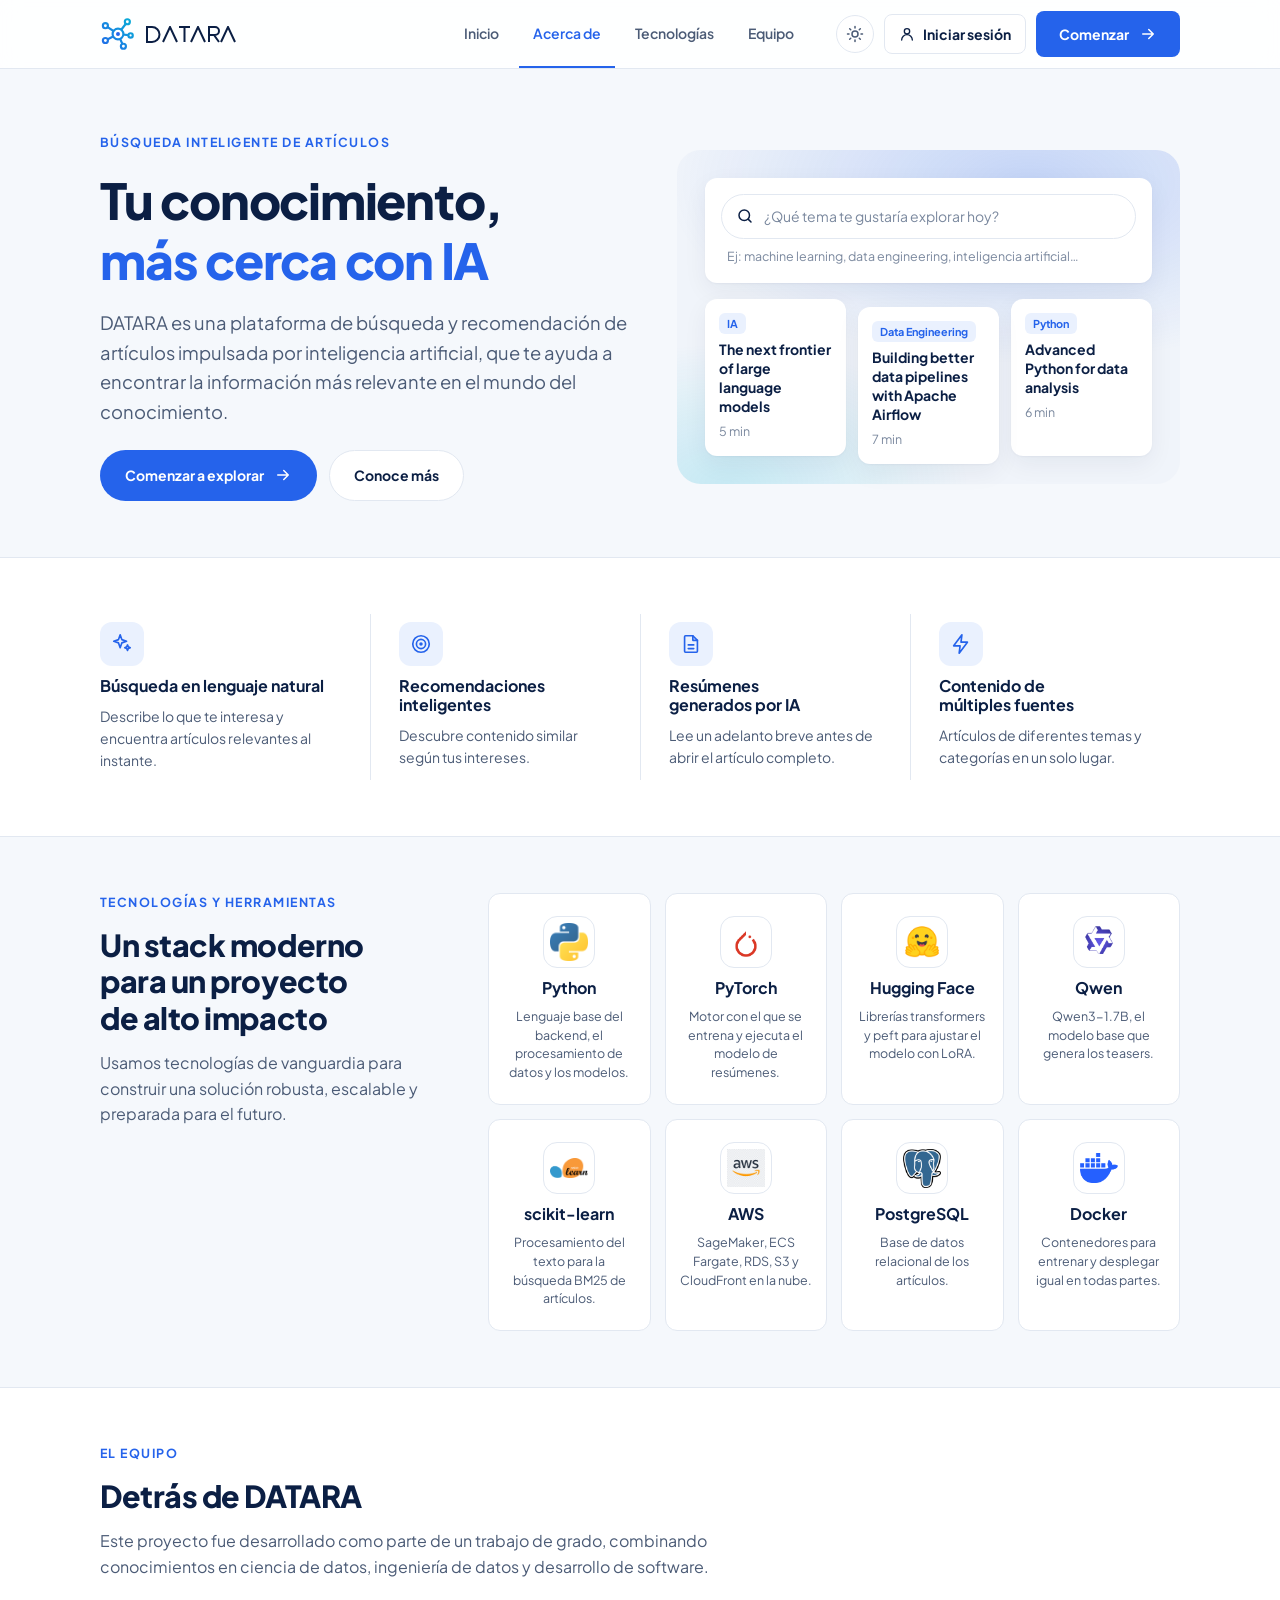
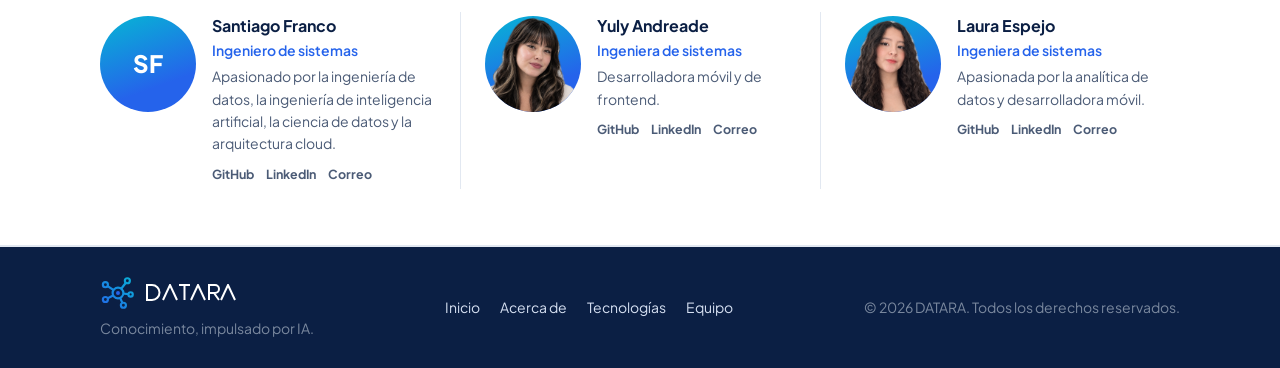
<file: frontend/informacion.html>
<!doctype html>
<html lang="es">
<head>
  <meta charset="utf-8">
  <meta name="viewport" content="width=device-width, initial-scale=1, viewport-fit=cover">
  <title>DATARA · Más información</title>
  <meta name="description" content="Busca con lenguaje natural y recibe recomendaciones inteligentes basadas en IA.">
  <link rel="icon" href="assets/logo-datara.svg" type="image/svg+xml">
  <link rel="preconnect" href="https://fonts.googleapis.com">
  <link rel="preconnect" href="https://fonts.gstatic.com" crossorigin>
  <link rel="stylesheet" href="https://fonts.googleapis.com/css2?family=Plus+Jakarta+Sans:wght@400;500;600;700;800&display=swap">
  <link rel="stylesheet" href="styles.css?v=20261103-1">
</head>
<body>

  <!-- Degradado del logo (se reutiliza en todos los íconos de marca) -->
  <svg width="0" height="0" style="position:absolute" aria-hidden="true" focusable="false">
    <defs>
      <linearGradient id="datara-grad" gradientUnits="userSpaceOnUse" x1="0" y1="100" x2="100" y2="0">
        <stop offset="0" stop-color="#2563EB"/>
        <stop offset="1" stop-color="#06B6D4"/>
      </linearGradient>
    </defs>
  </svg>

  <!-- ===== Encabezado ===== -->
  <header class="site-header">
    <div class="container site-header__inner">
      <a class="brand" href="index.html" aria-label="DATARA, ir al inicio">
        <svg class="brand__icon" viewBox="0 0 100 100" aria-hidden="true">
          <path class="arm" d="M50 50 L15 27 M50 50 L15 68 M50 50 L65 84 M50 50 L85 54 M50 50 L76 16"/>
          <circle class="node" cx="15" cy="27" r="7"/>
          <circle class="node" cx="15" cy="68" r="7"/>
          <circle class="node" cx="65" cy="84" r="7"/>
          <circle class="node" cx="85" cy="54" r="6"/>
          <circle class="node" cx="76" cy="16" r="7"/>
          <circle class="node" cx="50" cy="50" r="15"/>
          <circle class="core" cx="50" cy="50" r="5.5"/>
        </svg>
        <svg class="brand__word" viewBox="0 0 180 34" aria-hidden="true">
          <path d="M2 2 H12 A15 15 0 0 1 12 32 H2 Z"/>
          <path d="M34 32 L48 2 L62 32"/>
          <path d="M66 2 H88 M77 2 V32"/>
          <path d="M90 32 L104 2 L118 32"/>
          <path d="M126 32 V2 H138 A8 8 0 0 1 138 18 H126 M136 18 L146 32"/>
          <path d="M150 32 L164 2 L178 32"/>
        </svg>
      </a>

      <nav class="info-nav" aria-label="Secciones">
        <a href="index.html">Inicio</a>
        <a href="#acerca" aria-current="page">Acerca de</a>
        <a href="#tecnologias">Tecnologías</a>
        <a href="#equipo">Equipo</a>
      </nav>

      <div class="header-actions">
        <button class="icon-btn" id="themeToggle" type="button" aria-label="Cambiar tema claro u oscuro">
          <svg viewBox="0 0 24 24" fill="none" stroke="currentColor" stroke-width="2" stroke-linecap="round" aria-hidden="true"><circle cx="12" cy="12" r="4"/><path d="M12 2v2M12 20v2M4.9 4.9l1.4 1.4M17.7 17.7l1.4 1.4M2 12h2M20 12h2M4.9 19.1l1.4-1.4M17.7 6.3l1.4-1.4"/></svg>
        </button>
        <div class="account" id="account"></div>
        <a class="btn btn--primary" href="index.html">Comenzar <svg viewBox="0 0 24 24" fill="none" stroke="currentColor" stroke-width="2" stroke-linecap="round" stroke-linejoin="round" aria-hidden="true"><path d="M5 12h14M13 6l6 6-6 6"/></svg></a>
      </div>
    </div>
  </header>

  <main>
    <!-- ===== Hero ===== -->
    <section class="info-hero" id="acerca">
      <div class="container info-hero__grid">
        <div class="info-hero__copy">
          <span class="kicker">Búsqueda inteligente de artículos</span>
          <h1>Tu conocimiento, <span>más cerca con IA</span></h1>
          <p>DATARA es una plataforma de búsqueda y recomendación de artículos impulsada por inteligencia artificial, que te ayuda a encontrar la información más relevante en el mundo del conocimiento.</p>
          <div class="info-hero__cta">
            <a class="btn btn--primary" href="index.html">Comenzar a explorar <svg viewBox="0 0 24 24" fill="none" stroke="currentColor" stroke-width="2" stroke-linecap="round" stroke-linejoin="round" aria-hidden="true"><path d="M5 12h14M13 6l6 6-6 6"/></svg></a>
            <a class="btn btn--outline" href="#tecnologias">Conoce más</a>
          </div>
        </div>

        <div class="preview" aria-hidden="true">
          <div class="preview__search">
            <div class="preview__field"><svg viewBox="0 0 24 24" fill="none" stroke="currentColor" stroke-width="2" stroke-linecap="round" aria-hidden="true"><circle cx="11" cy="11" r="7"/><path d="m20 20-3.5-3.5"/></svg>¿Qué tema te gustaría explorar hoy?</div>
            <span class="preview__hint">Ej: machine learning, data engineering, inteligencia artificial…</span>
          </div>
          <div class="preview__cards">
            <div class="mini-card"><span class="mini-card__tag">IA</span><b>The next frontier of large language models</b><span>5 min</span></div>
            <div class="mini-card"><span class="mini-card__tag">Data Engineering</span><b>Building better data pipelines with Apache Airflow</b><span>7 min</span></div>
            <div class="mini-card"><span class="mini-card__tag">Python</span><b>Advanced Python for data analysis</b><span>6 min</span></div>
          </div>
        </div>
      </div>
    </section>

    <!-- ===== Características ===== -->
    <section class="band band--alt" aria-label="Características">
      <div class="container features">
        <div class="feature">
          <span class="feature__icon"><svg viewBox="0 0 24 24" fill="none" stroke="currentColor" stroke-width="1.8" stroke-linecap="round" stroke-linejoin="round" aria-hidden="true"><path d="M10 2l1.8 5.2L17 9l-5.2 1.8L10 16l-1.8-5.2L3 9l5.2-1.8zM18 13l.9 2.1L21 16l-2.1.9L18 19l-.9-2.1L15 16l2.1-.9z"/></svg></span>
          <h3>Búsqueda en lenguaje natural</h3>
          <p>Describe lo que te interesa y encuentra artículos relevantes al instante.</p>
        </div>
        <div class="feature">
          <span class="feature__icon"><svg viewBox="0 0 24 24" fill="none" stroke="currentColor" stroke-width="1.8" stroke-linecap="round" stroke-linejoin="round" aria-hidden="true"><circle cx="12" cy="12" r="9"/><circle cx="12" cy="12" r="5"/><circle cx="12" cy="12" r="1"/></svg></span>
          <h3>Recomendaciones inteligentes</h3>
          <p>Descubre contenido similar según tus intereses.</p>
        </div>
        <div class="feature">
          <span class="feature__icon"><svg viewBox="0 0 24 24" fill="none" stroke="currentColor" stroke-width="1.8" stroke-linecap="round" stroke-linejoin="round" aria-hidden="true"><path d="M14 3H6a1 1 0 0 0-1 1v16a1 1 0 0 0 1 1h12a1 1 0 0 0 1-1V8z"/><path d="M14 3v5h5M9 13h6M9 17h6"/></svg></span>
          <h3>Resúmenes generados por IA</h3>
          <p>Lee un adelanto breve antes de abrir el artículo completo.</p>
        </div>
        <div class="feature">
          <span class="feature__icon"><svg viewBox="0 0 24 24" fill="none" stroke="currentColor" stroke-width="1.8" stroke-linecap="round" stroke-linejoin="round" aria-hidden="true"><path d="M13 2 4 14h7l-1 8 9-12h-7z"/></svg></span>
          <h3>Contenido de múltiples fuentes</h3>
          <p>Artículos de diferentes temas y categorías en un solo lugar.</p>
        </div>
      </div>
    </section>

    <!-- ===== Tecnologías ===== -->
    <section class="band" id="tecnologias">
      <div class="container band__grid">
        <div class="band__intro">
          <span class="kicker">Tecnologías y herramientas</span>
          <h2>Un stack moderno para un proyecto de alto impacto</h2>
          <p>Usamos tecnologías de vanguardia para construir una solución robusta, escalable y preparada para el futuro.</p>
        </div>
        <div class="tech-grid">
          <div class="tech">
            <span class="tech__logo"><img src="assets/tecnologias/Python-logo-notext.svg.webp" alt="" width="40" height="40" loading="lazy"></span>
            <h3>Python</h3>
            <p>Lenguaje base del backend, el procesamiento de datos y los modelos.</p>
          </div>
          <div class="tech">
            <span class="tech__logo"><img src="assets/tecnologias/pytorch.webp" alt="" width="40" height="40" loading="lazy"></span>
            <h3>PyTorch</h3>
            <p>Motor con el que se entrena y ejecuta el modelo de resúmenes.</p>
          </div>
          <div class="tech">
            <span class="tech__logo"><img src="assets/tecnologias/hugging_face_0.png" alt="" width="40" height="40" loading="lazy"></span>
            <h3>Hugging Face</h3>
            <p>Librerías transformers y peft para ajustar el modelo con LoRA.</p>
          </div>
          <div class="tech">
            <span class="tech__logo"><img src="assets/tecnologias/Qwen_logo.svg.webp" alt="" width="40" height="40" loading="lazy"></span>
            <h3>Qwen</h3>
            <p>Qwen3-1.7B, el modelo base que genera los teasers.</p>
          </div>
          <div class="tech">
            <span class="tech__logo"><img src="assets/tecnologias/Scikit_learn_logo_small.svg.webp" alt="" width="40" height="40" loading="lazy"></span>
            <h3>scikit-learn</h3>
            <p>Procesamiento del texto para la búsqueda BM25 de artículos.</p>
          </div>
          <div class="tech">
            <span class="tech__logo"><img src="assets/tecnologias/aws-logo-png-svg.webp" alt="" width="40" height="40" loading="lazy"></span>
            <h3>AWS</h3>
            <p>SageMaker, ECS Fargate, RDS, S3 y CloudFront en la nube.</p>
          </div>
          <div class="tech">
            <span class="tech__logo"><img src="assets/tecnologias/Postgresql_elephant.svg.webp" alt="" width="40" height="40" loading="lazy"></span>
            <h3>PostgreSQL</h3>
            <p>Base de datos relacional de los artículos.</p>
          </div>
          <div class="tech">
            <span class="tech__logo"><img src="assets/tecnologias/docker-icon-logo.png" alt="" width="40" height="40" loading="lazy"></span>
            <h3>Docker</h3>
            <p>Contenedores para entrenar y desplegar igual en todas partes.</p>
          </div>
        </div>
      </div>
    </section>

    <!-- ===== Equipo ===== -->
    <section class="band band--alt" id="equipo">
      <div class="container band__grid band__grid--stack">
        <div class="band__intro">
          <span class="kicker">El equipo</span>
          <h2>Detrás de DATARA</h2>
          <p>Este proyecto fue desarrollado como parte de un trabajo de grado, combinando conocimientos en ciencia de datos, ingeniería de datos y desarrollo de software.</p>
        </div>
        <div class="team">
          <div class="member">
            <div class="member__photo member__photo--initials" aria-hidden="true">SF</div>
            <div class="member__body">
              <h3>Santiago Franco</h3>
              <span class="member__role">Ingeniero de sistemas</span>
              <p>Apasionado por la ingeniería de datos, la ingeniería de inteligencia artificial, la ciencia de datos y la arquitectura cloud.</p>
              <div class="member__links">
                <a href="#">GitHub</a><a href="#">LinkedIn</a><a href="#">Correo</a>
              </div>
            </div>
          </div>
          <div class="member">
            <div class="member__photo"><img src="assets/equipo/integrante-1.png" alt="Foto de Yuly Andreade" loading="lazy"></div>
            <div class="member__body">
              <h3>Yuly Andreade</h3>
              <span class="member__role">Ingeniera de sistemas</span>
              <p>Desarrolladora móvil y de frontend.</p>
              <div class="member__links">
                <a href="#">GitHub</a><a href="#">LinkedIn</a><a href="#">Correo</a>
              </div>
            </div>
          </div>
          <div class="member">
            <div class="member__photo"><img src="assets/equipo/integrante-2.png" alt="Foto de Laura Espejo" loading="lazy"></div>
            <div class="member__body">
              <h3>Laura Espejo</h3>
              <span class="member__role">Ingeniera de sistemas</span>
              <p>Apasionada por la analítica de datos y desarrolladora móvil.</p>
              <div class="member__links">
                <a href="#">GitHub</a><a href="#">LinkedIn</a><a href="#">Correo</a>
              </div>
            </div>
          </div>
        </div>
      </div>
    </section>
  </main>

  <footer class="site-footer site-footer--dark">
    <div class="container site-footer__inner">
      <div>
      <a class="brand" href="index.html" aria-label="DATARA, ir al inicio">
        <svg class="brand__icon" viewBox="0 0 100 100" aria-hidden="true">
          <path class="arm" d="M50 50 L15 27 M50 50 L15 68 M50 50 L65 84 M50 50 L85 54 M50 50 L76 16"/>
          <circle class="node" cx="15" cy="27" r="7"/>
          <circle class="node" cx="15" cy="68" r="7"/>
          <circle class="node" cx="65" cy="84" r="7"/>
          <circle class="node" cx="85" cy="54" r="6"/>
          <circle class="node" cx="76" cy="16" r="7"/>
          <circle class="node" cx="50" cy="50" r="15"/>
          <circle class="core" cx="50" cy="50" r="5.5"/>
        </svg>
        <svg class="brand__word" viewBox="0 0 180 34" aria-hidden="true">
          <path d="M2 2 H12 A15 15 0 0 1 12 32 H2 Z"/>
          <path d="M34 32 L48 2 L62 32"/>
          <path d="M66 2 H88 M77 2 V32"/>
          <path d="M90 32 L104 2 L118 32"/>
          <path d="M126 32 V2 H138 A8 8 0 0 1 138 18 H126 M136 18 L146 32"/>
          <path d="M150 32 L164 2 L178 32"/>
        </svg>
      </a>
        <p>Conocimiento, impulsado por IA.</p>
      </div>
      <nav class="footer-links" aria-label="Pie de página">
        <a href="index.html">Inicio</a>
        <a href="#acerca">Acerca de</a>
        <a href="#tecnologias">Tecnologías</a>
        <a href="#equipo">Equipo</a>
      </nav>
      <p>© 2026 DATARA. Todos los derechos reservados.</p>
    </div>
  </footer>

  <script src="config.js?v=20261103-1"></script>
  <script src="script.js?v=20261103-1"></script>
  <script src="auth.js?v=20261103-1"></script>
</body>
</html>
</file>
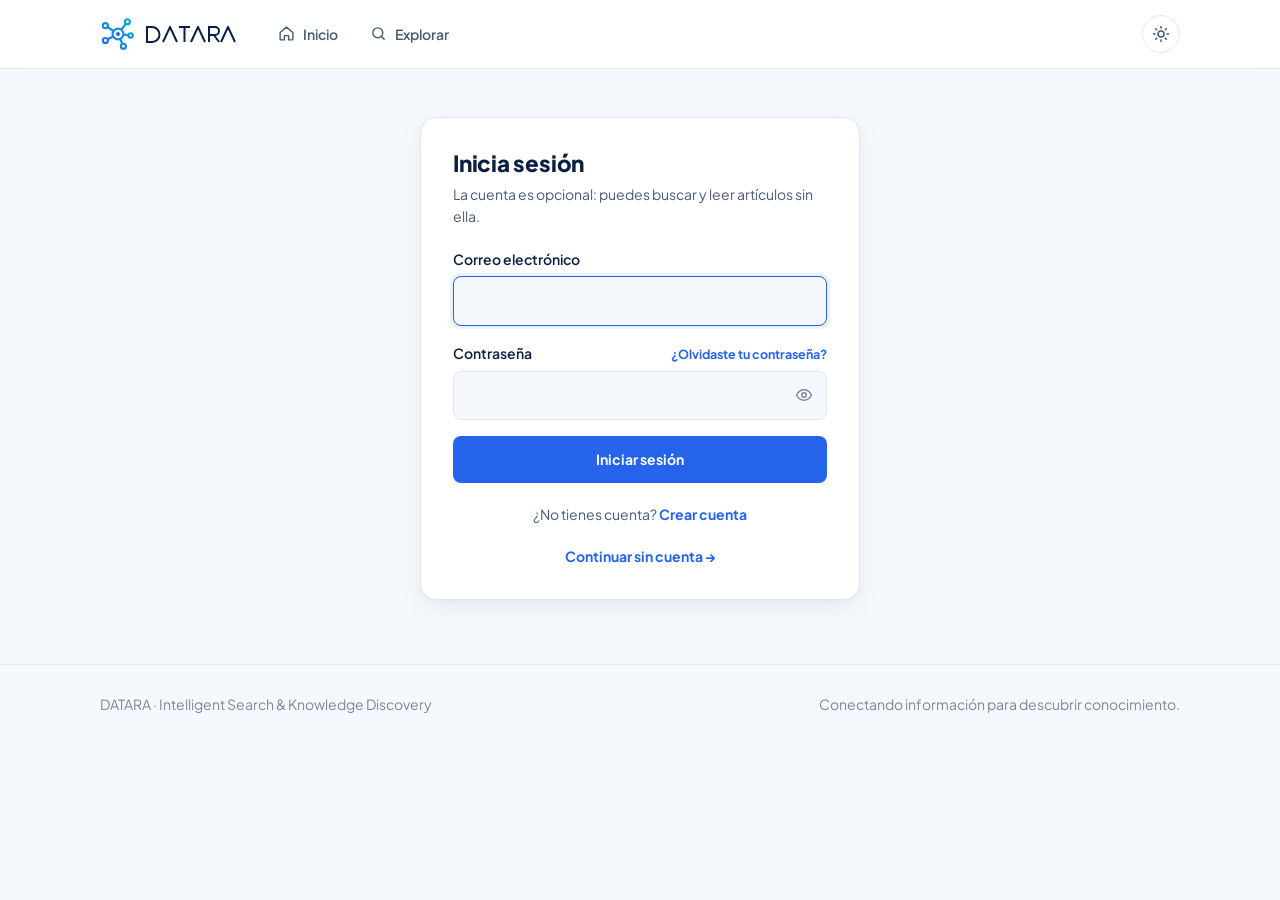
<file: frontend/login.html>
<!doctype html>
<html lang="es">
<head>
  <meta charset="utf-8">
  <meta name="viewport" content="width=device-width, initial-scale=1, viewport-fit=cover">
  <title>DATARA · Iniciar sesión</title>
  <meta name="description" content="Inicia sesión o crea tu cuenta en DATARA. La cuenta es opcional para buscar artículos.">
  <meta name="referrer" content="no-referrer">
  <link rel="icon" href="assets/logo-datara.svg" type="image/svg+xml">
  <link rel="preconnect" href="https://fonts.googleapis.com">
  <link rel="preconnect" href="https://fonts.gstatic.com" crossorigin>
  <link rel="stylesheet" href="https://fonts.googleapis.com/css2?family=Plus+Jakarta+Sans:wght@400;500;600;700;800&display=swap">
  <link rel="stylesheet" href="styles.css?v=20261103-1">
</head>
<body>

  <!-- Degradado del logo (se reutiliza en todos los íconos de marca) -->
  <svg width="0" height="0" style="position:absolute" aria-hidden="true" focusable="false">
    <defs>
      <linearGradient id="datara-grad" gradientUnits="userSpaceOnUse" x1="0" y1="100" x2="100" y2="0">
        <stop offset="0" stop-color="#2563EB"/>
        <stop offset="1" stop-color="#06B6D4"/>
      </linearGradient>
    </defs>
  </svg>

  <!-- ===== Encabezado ===== -->
  <header class="site-header">
    <div class="container site-header__inner">
      <a class="brand" href="index.html" aria-label="DATARA, ir al inicio">
        <svg class="brand__icon" viewBox="0 0 100 100" aria-hidden="true">
          <path class="arm" d="M50 50 L15 27 M50 50 L15 68 M50 50 L65 84 M50 50 L85 54 M50 50 L76 16"/>
          <circle class="node" cx="15" cy="27" r="7"/>
          <circle class="node" cx="15" cy="68" r="7"/>
          <circle class="node" cx="65" cy="84" r="7"/>
          <circle class="node" cx="85" cy="54" r="6"/>
          <circle class="node" cx="76" cy="16" r="7"/>
          <circle class="node" cx="50" cy="50" r="15"/>
          <circle class="core" cx="50" cy="50" r="5.5"/>
        </svg>
        <svg class="brand__word" viewBox="0 0 180 34" aria-hidden="true">
          <path d="M2 2 H12 A15 15 0 0 1 12 32 H2 Z"/>
          <path d="M34 32 L48 2 L62 32"/>
          <path d="M66 2 H88 M77 2 V32"/>
          <path d="M90 32 L104 2 L118 32"/>
          <path d="M126 32 V2 H138 A8 8 0 0 1 138 18 H126 M136 18 L146 32"/>
          <path d="M150 32 L164 2 L178 32"/>
        </svg>
      </a>

      <nav class="main-nav" aria-label="Principal">
        <a href="index.html">
          <svg viewBox="0 0 24 24" fill="none" stroke="currentColor" stroke-width="2" stroke-linecap="round" stroke-linejoin="round" aria-hidden="true"><path d="M3 10.5 12 3l9 7.5V20a1 1 0 0 1-1 1h-5v-6H9v6H4a1 1 0 0 1-1-1z"/></svg>
          Inicio
        </a>
        <a href="resultados.html">
          <svg viewBox="0 0 24 24" fill="none" stroke="currentColor" stroke-width="2" stroke-linecap="round" aria-hidden="true"><circle cx="11" cy="11" r="7"/><path d="m20 20-3.5-3.5"/></svg>
          Explorar
        </a>
      </nav>

      <div class="header-actions">
        <button class="icon-btn" id="themeToggle" type="button" aria-label="Cambiar tema claro u oscuro">
          <svg viewBox="0 0 24 24" fill="none" stroke="currentColor" stroke-width="2" stroke-linecap="round" aria-hidden="true"><circle cx="12" cy="12" r="4"/><path d="M12 2v2M12 20v2M4.9 4.9l1.4 1.4M17.7 17.7l1.4 1.4M2 12h2M20 12h2M4.9 19.1l1.4-1.4M17.7 6.3l1.4-1.4"/></svg>
        </button>
        <div class="account" id="account"></div>
      </div>
    </div>
  </header>

  <main class="container auth-page">
    <!-- auth.js muestra una vista según el fragmento: (vacío) · #registro · #recuperar · #reset=<token> -->
    <div class="auth-card" id="authCard">
      <div class="alert" id="authAlert" role="alert" hidden></div>

      <!-- Iniciar sesión -->
      <section data-view="login" hidden>
        <header class="auth-card__head">
          <h1>Inicia sesión</h1>
          <p>La cuenta es opcional: puedes buscar y leer artículos sin ella.</p>
        </header>
        <form class="auth-form" id="loginForm" novalidate>
          <div class="field">
            <label for="loginEmail">Correo electrónico</label>
            <input id="loginEmail" name="email" type="email" autocomplete="username" required>
          </div>
          <div class="field">
            <div class="field__row">
              <label for="loginPassword">Contraseña</label>
              <a class="field__link" href="#recuperar">¿Olvidaste tu contraseña?</a>
            </div>
            <div class="field__pw">
              <input id="loginPassword" name="password" type="password" autocomplete="current-password" required>
              <button class="js-reveal" type="button" aria-pressed="false" aria-label="Mostrar contraseña"><svg viewBox="0 0 24 24" fill="none" stroke="currentColor" stroke-width="2" stroke-linecap="round" aria-hidden="true"><path d="M2 12s3.5-7 10-7 10 7 10 7-3.5 7-10 7S2 12 2 12z"/><circle cx="12" cy="12" r="3"/></svg></button>
            </div>
          </div>
          <button class="btn btn--primary btn--block" type="submit">Iniciar sesión</button>
        </form>
        <p class="auth-card__foot">¿No tienes cuenta? <a href="#registro">Crear cuenta</a></p>
        <p class="auth-card__foot"><a href="index.html">Continuar sin cuenta →</a></p>
      </section>

      <!-- Crear cuenta -->
      <section data-view="register" hidden>
        <header class="auth-card__head">
          <h1>Crea tu cuenta</h1>
          <p>Tus datos se guardan cifrados.</p>
        </header>
        <form class="auth-form" id="registerForm" novalidate>
          <div class="field">
            <label for="regName">Nombre</label>
            <input id="regName" name="name" type="text" autocomplete="name" maxlength="80" required>
          </div>
          <div class="field">
            <label for="regEmail">Correo electrónico</label>
            <input id="regEmail" name="email" type="email" autocomplete="email" required>
          </div>
          <div class="field">
            <label for="regPassword">Contraseña</label>
            <div class="field__pw">
              <input id="regPassword" name="password" type="password" autocomplete="new-password" maxlength="128" required aria-describedby="regRules">
              <button class="js-reveal" type="button" aria-pressed="false" aria-label="Mostrar contraseña"><svg viewBox="0 0 24 24" fill="none" stroke="currentColor" stroke-width="2" stroke-linecap="round" aria-hidden="true"><path d="M2 12s3.5-7 10-7 10 7 10 7-3.5 7-10 7S2 12 2 12z"/><circle cx="12" cy="12" r="3"/></svg></button>
            </div>
            <ul class="pw-rules" id="regRules" data-for="regPassword"></ul>
          </div>
          <div class="field">
            <label for="regConfirm">Confirmar contraseña</label>
            <input id="regConfirm" name="confirm" type="password" autocomplete="new-password" maxlength="128" required>
          </div>
          <button class="btn btn--primary btn--block" type="submit">Crear cuenta</button>
        </form>
        <p class="auth-card__foot">¿Ya tienes cuenta? <a href="#">Inicia sesión</a></p>
      </section>

      <!-- Olvidé mi contraseña -->
      <section data-view="forgot" hidden>
        <header class="auth-card__head">
          <h1>Recupera tu contraseña</h1>
          <p>Escribe el correo de tu cuenta y te enviaremos un enlace para elegir una nueva.</p>
        </header>
        <form class="auth-form" id="forgotForm" novalidate>
          <div class="field">
            <label for="forgotEmail">Correo electrónico</label>
            <input id="forgotEmail" name="email" type="email" autocomplete="email" required>
          </div>
          <button class="btn btn--primary btn--block" type="submit">Enviar enlace</button>
        </form>
        <p class="auth-card__foot"><a href="#">← Volver a iniciar sesión</a></p>
      </section>

      <!-- Restablecer (enlace del correo) -->
      <section data-view="reset" hidden>
        <header class="auth-card__head">
          <h1>Elige una nueva contraseña</h1>
          <p>Al cambiarla se cerrará cualquier sesión abierta de tu cuenta.</p>
        </header>
        <form class="auth-form" id="resetForm" novalidate>
          <div class="field">
            <label for="resetPassword">Nueva contraseña</label>
            <div class="field__pw">
              <input id="resetPassword" name="password" type="password" autocomplete="new-password" maxlength="128" required aria-describedby="resetRules">
              <button class="js-reveal" type="button" aria-pressed="false" aria-label="Mostrar contraseña"><svg viewBox="0 0 24 24" fill="none" stroke="currentColor" stroke-width="2" stroke-linecap="round" aria-hidden="true"><path d="M2 12s3.5-7 10-7 10 7 10 7-3.5 7-10 7S2 12 2 12z"/><circle cx="12" cy="12" r="3"/></svg></button>
            </div>
            <ul class="pw-rules" id="resetRules" data-for="resetPassword"></ul>
          </div>
          <div class="field">
            <label for="resetConfirm">Confirmar contraseña</label>
            <input id="resetConfirm" name="confirm" type="password" autocomplete="new-password" maxlength="128" required>
          </div>
          <button class="btn btn--primary btn--block" type="submit">Guardar contraseña</button>
        </form>
      </section>

      <!-- Ya hay sesión -->
      <section data-view="signed" hidden>
        <header class="auth-card__head">
          <h1>Ya iniciaste sesión</h1>
          <p><strong id="signedName"></strong> · <span id="signedEmail"></span></p>
        </header>
        <div class="auth-form">
          <a class="btn btn--primary btn--block" id="signedContinue" href="index.html">Continuar</a>
          <button class="btn btn--outline btn--block js-logout" type="button">Cerrar sesión</button>
        </div>
      </section>
    </div>
  </main>

  <footer class="site-footer">
    <div class="container site-footer__inner">
      <p>DATARA · Intelligent Search &amp; Knowledge Discovery</p>
      <p>Conectando información para descubrir conocimiento.</p>
    </div>
  </footer>

  <script src="config.js?v=20261103-1"></script>
  <script src="script.js?v=20261103-1"></script>
  <script src="auth.js?v=20261103-1"></script>
</body>
</html>
</file>
<file: frontend/styles.css>
/* =========================================================
   DATARA · Intelligent Search & Knowledge Discovery
   Hoja de estilos compartida por todas las páginas
   ========================================================= */

/* ---------- 1. Tokens de marca ---------- */
:root {
  /* Colores de marca */
  --primary: #2563EB;
  --primary-hover: #1D4FD1;
  --navy: #0B1F44;
  --cyan: #06B6D4;
  --gray: #E5E7EB;

  /* Superficies y texto (tema claro) */
  --bg: #F5F8FC;
  --surface: #FFFFFF;
  --surface-2: #F0F4FA;
  --text: #0B1F44;
  --text-2: #4B5B76;
  --text-3: #7A889E;
  --border: #E2E8F1;
  --primary-soft: #EAF1FE;
  --primary-soft-border: #D3E1FC;
  --match: #15803D;
  --match-soft: #E7F6EC;
  --danger: #B91C1C;
  --danger-soft: #FDECEC;
  --warning: #B45309;
  --warning-soft: #FEF3E2;
  --shadow: 0 1px 2px rgba(11, 31, 68, .04), 0 8px 24px rgba(11, 31, 68, .06);

  /* Tipografía */
  --font: "Plus Jakarta Sans", "Segoe UI", system-ui, -apple-system, sans-serif;
  --fs-xs: .78rem;
  --fs-sm: .875rem;
  --fs-base: 1rem;
  --fs-lg: 1.15rem;
  --fs-xl: 1.4rem;
  --fs-2xl: clamp(1.9rem, 4.2vw, 2.8rem);

  /* Forma */
  --radius-sm: 8px;
  --radius: 12px;
  --radius-lg: 16px;
  --radius-pill: 999px;
  --container: 1120px;
}

/* Tema oscuro: por preferencia del sistema o por el botón */
@media (prefers-color-scheme: dark) {
  :root:not([data-theme="light"]) {
    --bg: #071530;
    --surface: #0D2047;
    --surface-2: #112957;
    --text: #EEF3FB;
    --text-2: #AFBCD4;
    --text-3: #8191AE;
    --border: #1B3366;
    --primary-soft: #14306B;
    --primary-soft-border: #234489;
    --match: #4ADE80;
    --match-soft: #10352A;
    --danger: #F87171;
    --danger-soft: #3A1620;
    --warning: #FBBF24;
    --warning-soft: #3A2A10;
    --shadow: 0 1px 2px rgba(0, 0, 0, .2), 0 8px 24px rgba(0, 0, 0, .25);
    color-scheme: dark;
  }
}
:root[data-theme="dark"] {
  --bg: #071530;
  --surface: #0D2047;
  --surface-2: #112957;
  --text: #EEF3FB;
  --text-2: #AFBCD4;
  --text-3: #8191AE;
  --border: #1B3366;
  --primary-soft: #14306B;
  --primary-soft-border: #234489;
  --match: #4ADE80;
  --match-soft: #10352A;
  --danger: #F87171;
  --danger-soft: #3A1620;
  --warning: #FBBF24;
  --warning-soft: #3A2A10;
  --shadow: 0 1px 2px rgba(0, 0, 0, .2), 0 8px 24px rgba(0, 0, 0, .25);
  color-scheme: dark;
}

/* ---------- 2. Base ---------- */
*, *::before, *::after { box-sizing: border-box; }

body {
  margin: 0;
  font-family: var(--font);
  font-size: var(--fs-base);
  line-height: 1.6;
  color: var(--text);
  background: var(--bg);
  -webkit-font-smoothing: antialiased;
}

h1, h2, h3 { margin: 0; line-height: 1.2; text-wrap: balance; color: var(--text); }
p { margin: 0; }
a { color: var(--primary); text-decoration: none; }
a:hover { text-decoration: underline; }
button { font: inherit; cursor: pointer; }
:focus-visible { outline: 3px solid var(--cyan); outline-offset: 2px; border-radius: 6px; }
[hidden] { display: none !important; }

.container {
  width: 100%;
  max-width: var(--container);
  margin: 0 auto;
  padding-left: max(20px, env(safe-area-inset-left, 0px));
  padding-right: max(20px, env(safe-area-inset-right, 0px));
}

.visually-hidden {
  position: absolute; width: 1px; height: 1px; overflow: hidden;
  clip: rect(0 0 0 0); white-space: nowrap;
}

/* ---------- 3. Logo ---------- */
.brand { display: inline-flex; align-items: center; gap: 10px; color: var(--text); }
.brand:hover { text-decoration: none; }
.brand__icon { width: 36px; height: 36px; flex: none; }
.brand__icon .node { fill: var(--surface); stroke: url(#datara-grad); stroke-width: 6; }
.brand__icon .arm { stroke: url(#datara-grad); stroke-width: 6; }
.brand__icon .core { fill: var(--primary); }
.brand__word { height: 17px; width: auto; }
.brand__word path { fill: none; stroke: currentColor; stroke-width: 4; }

/* ---------- 4. Encabezado (reemplaza la barra lateral) ---------- */
.site-header {
  position: sticky;
  top: 0;
  z-index: 20;
  background: color-mix(in srgb, var(--surface) 88%, transparent);
  backdrop-filter: saturate(160%) blur(10px);
  border-bottom: 1px solid var(--border);
}
.site-header__inner {
  display: flex;
  align-items: center;
  gap: 28px;
  min-height: 68px;
}
.main-nav { display: flex; gap: 4px; flex: 1; overflow-x: auto; scrollbar-width: none; }
.main-nav a {
  display: inline-flex; align-items: center; gap: 8px;
  padding: 8px 14px;
  border-radius: var(--radius-sm);
  color: var(--text-2);
  font-size: var(--fs-sm);
  font-weight: 600;
  white-space: nowrap;
}
.main-nav a:hover { background: var(--surface-2); color: var(--text); text-decoration: none; }
.main-nav a[aria-current="page"] { background: var(--primary-soft); color: var(--primary); }
.main-nav svg { width: 17px; height: 17px; }

.header-actions { display: flex; align-items: center; gap: 10px; }
.icon-btn {
  width: 38px; height: 38px;
  display: grid; place-items: center;
  border: 1px solid var(--border);
  border-radius: 50%;
  background: var(--surface);
  color: var(--text-2);
}
.icon-btn:hover { color: var(--primary); border-color: var(--primary-soft-border); }
.icon-btn svg { width: 18px; height: 18px; }
.avatar {
  width: 38px; height: 38px; border-radius: 50%;
  display: grid; place-items: center;
  background: linear-gradient(135deg, var(--primary), var(--cyan));
  color: #FFFFFF;
  font-size: var(--fs-sm);
  font-weight: 700;
}

/* ---------- 5. Hero y buscador ---------- */
.hero { text-align: center; padding-block: 64px 40px; }
.hero__inner { display: flex; flex-direction: column; align-items: center; gap: 18px; }
.eyebrow {
  display: inline-block;
  padding: 4px 12px;
  border-radius: var(--radius-pill);
  background: var(--primary-soft);
  color: var(--primary);
  font-size: var(--fs-xs);
  font-weight: 700;
  letter-spacing: .02em;
}
.hero h1 { font-size: var(--fs-2xl); font-weight: 800; letter-spacing: -.02em; max-width: 18ch; }
.hero h1 span { color: var(--primary); }
.hero__lead { color: var(--text-2); font-size: var(--fs-lg); max-width: 46ch; }

.search {
  display: flex; align-items: center; gap: 10px;
  width: 100%; max-width: 640px;
  padding: 8px 8px 8px 18px;
  background: var(--surface);
  border: 1px solid var(--border);
  border-radius: var(--radius);
  box-shadow: var(--shadow);
}
.search:focus-within { border-color: var(--primary); }
.search svg { width: 20px; height: 20px; color: var(--text-3); flex: none; }
.search input {
  flex: 1; min-width: 0;
  border: 0; outline: 0; background: transparent;
  font: inherit; color: var(--text);
  padding-block: 8px;
}
.search input::placeholder { color: var(--text-3); }
.search--compact { max-width: none; box-shadow: none; }

.btn {
  display: inline-flex; align-items: center; justify-content: center; gap: 10px;
  padding: 11px 22px;
  border-radius: var(--radius-sm);
  border: 1px solid transparent;
  font-weight: 700;
  font-size: var(--fs-sm);
  white-space: nowrap;
}
.btn:hover { text-decoration: none; }
.btn svg { width: 18px; height: 18px; flex: none; }
.btn--primary { background: var(--primary); color: #FFFFFF; }
.btn--primary:hover { background: var(--primary-hover); }
.btn--soft { background: var(--primary-soft); border-color: var(--primary-soft-border); color: var(--primary); }
.btn--soft:hover { border-color: var(--primary); }
.btn--outline { background: var(--surface); border-color: var(--border); color: var(--text); }
.btn--outline:hover { border-color: var(--text-3); }

.chips { display: flex; flex-wrap: wrap; gap: 8px; justify-content: center; }
.chip {
  padding: 6px 14px;
  border-radius: var(--radius-pill);
  background: var(--surface);
  border: 1px solid var(--border);
  color: var(--text-2);
  font-size: var(--fs-sm);
  font-weight: 500;
}
.chip:hover { border-color: var(--primary); color: var(--primary); text-decoration: none; }
.chip.is-active { background: var(--primary); border-color: var(--primary); color: #FFFFFF; }

/* ---------- 6. Secciones ---------- */
.section { padding-block: 24px 64px; }
.section__head {
  display: flex; justify-content: space-between; align-items: baseline; gap: 16px;
  margin-bottom: 20px;
}
.section__head h2 { font-size: var(--fs-xl); font-weight: 700; }
.link-more { font-size: var(--fs-sm); font-weight: 700; white-space: nowrap; }

/* ---------- 7. Tarjeta de artículo (sin imagen) ---------- */
.card-grid {
  display: grid;
  grid-template-columns: repeat(auto-fill, minmax(320px, 1fr));
  align-items: start;
  gap: 20px;
}
.card-list { display: flex; flex-direction: column; gap: 16px; }

.article-card {
  display: flex; flex-direction: column; gap: 14px;
  padding: 24px;
  background: var(--surface);
  border: 1px solid var(--border);
  border-radius: var(--radius-lg);
  box-shadow: var(--shadow);
  min-width: 0;
  transition: border-color .2s, transform .2s;
}
.article-card:hover { border-color: var(--primary-soft-border); transform: translateY(-2px); }

.article-card__meta { display: flex; align-items: center; gap: 10px; flex-wrap: wrap; }
.source {
  display: inline-flex; align-items: center; gap: 8px;
  padding: 4px 12px 4px 5px;
  border-radius: var(--radius-pill);
  background: var(--primary-soft);
  color: var(--primary);
  font-size: var(--fs-sm);
  font-weight: 700;
}
.source__mark {
  width: 22px; height: 22px; border-radius: 5px;
  display: grid; place-items: center;
  background: var(--primary); color: #FFFFFF;
  font-family: Georgia, "Times New Roman", serif;
  font-size: .8rem; font-weight: 700;
}
.dot-sep { width: 4px; height: 4px; border-radius: 50%; background: var(--text-3); }
.read-time { font-size: var(--fs-sm); color: var(--text-2); }
.match {
  margin-left: auto;
  display: inline-flex; align-items: center; gap: 6px;
  padding: 4px 12px;
  border-radius: var(--radius-pill);
  background: var(--match-soft);
  color: var(--match);
  font-size: var(--fs-sm);
  font-weight: 700;
  white-space: nowrap;
}
.match svg { width: 15px; height: 15px; }

.article-card__title { font-size: var(--fs-xl); font-weight: 800; letter-spacing: -.01em; }
.article-card__title a { color: inherit; }
.article-card__desc { color: var(--text-2); }

.tags { display: flex; flex-wrap: wrap; gap: 8px; }
.tag {
  padding: 4px 12px;
  border-radius: var(--radius-pill);
  background: var(--surface-2);
  color: var(--text-2);
  font-size: var(--fs-sm);
}
.tag::before { content: "# "; color: var(--text-3); }

.article-card__actions {
  display: flex;
  flex-wrap: wrap;
  gap: 10px;
  padding-top: 18px;
  margin-top: auto;
  border-top: 1px solid var(--border);
}
.article-card__actions .btn { flex: 1 1 auto; padding-inline: 14px; }

/* Resumen generado por el modelo de teasers */
.summary {
  display: flex; flex-direction: column; gap: 8px;
  padding: 16px;
  border-radius: var(--radius);
  background: var(--primary-soft);
  border: 1px solid var(--primary-soft-border);
}
.summary__label {
  display: flex; align-items: center; gap: 8px;
  color: var(--primary);
  font-size: var(--fs-sm);
  font-weight: 700;
}
.summary__label svg { width: 16px; height: 16px; }
.summary__text { color: var(--text); font-size: var(--fs-sm); line-height: 1.7; }
.summary.is-loading .summary__text { color: var(--text-3); }
.summary.is-loading .summary__label::after {
  content: "";
  width: 14px; height: 14px;
  border: 2px solid var(--primary-soft-border);
  border-top-color: var(--primary);
  border-radius: 50%;
  animation: spin .8s linear infinite;
}
@keyframes spin { to { transform: rotate(360deg); } }

/* Variante horizontal para la lista de resultados */
.article-card--row .article-card__actions .btn { flex: 0 0 auto; }
.article-card--row .article-card__title { font-size: var(--fs-lg); }

/* ---------- 8. Página de resultados ---------- */
.results-head { padding-block: 32px 8px; display: flex; flex-direction: column; gap: 20px; }
.results-head h1 { font-size: var(--fs-xl); font-weight: 800; }
.results-count { color: var(--text-2); font-size: var(--fs-sm); }

/* Filtros en barra horizontal (sin columna lateral) */
.filters {
  display: flex; flex-wrap: wrap; align-items: center; gap: 10px 24px;
  padding: 14px 18px;
  background: var(--surface);
  border: 1px solid var(--border);
  border-radius: var(--radius);
}
.filter-group { display: flex; align-items: center; gap: 8px; flex-wrap: wrap; }
.filter-group__label {
  font-size: var(--fs-xs); font-weight: 700;
  text-transform: uppercase; letter-spacing: .06em;
  color: var(--text-3);
}
.filters .chip { font-size: var(--fs-xs); padding: 5px 12px; }

.related {
  display: flex; flex-wrap: wrap; align-items: center; gap: 8px;
  margin-top: 28px;
}
.related .filter-group__label { margin-right: 4px; }

/* ---------- 9. Página de artículo ---------- */
.article-page { padding-block: 32px 64px; }
.article-wrap { max-width: 760px; margin: 0 auto; display: flex; flex-direction: column; gap: 24px; }
.back-link { display: inline-flex; align-items: center; gap: 6px; font-size: var(--fs-sm); font-weight: 600; color: var(--text-2); }
.back-link svg { width: 16px; height: 16px; }
.article-wrap h1 { font-size: var(--fs-2xl); font-weight: 800; letter-spacing: -.02em; }

.article-facts {
  display: flex; flex-wrap: wrap; gap: 12px 28px;
  padding-block: 16px;
  border-block: 1px solid var(--border);
  font-size: var(--fs-sm);
}
.fact { display: flex; flex-direction: column; }
.fact__k { color: var(--text-3); font-size: var(--fs-xs); font-weight: 700; text-transform: uppercase; letter-spacing: .06em; }
.fact__v { font-weight: 600; }

.author { display: flex; align-items: center; gap: 12px; flex-wrap: wrap; }
.author__info { display: flex; flex-direction: column; font-size: var(--fs-sm); margin-right: auto; }
.author__info span { color: var(--text-3); }

.prose { display: flex; flex-direction: column; gap: 16px; color: var(--text-2); line-height: 1.8; }
.prose h2 { font-size: var(--fs-xl); font-weight: 700; margin-top: 12px; }
.prose h3 { font-size: var(--fs-lg); font-weight: 700; }

.similar { margin-top: 24px; }

/* ---------- 9b. Página de información ---------- */
.btn--info { margin-top: 6px; border-radius: var(--radius-pill); }

.kicker {
  font-size: var(--fs-xs);
  font-weight: 700;
  letter-spacing: .12em;
  text-transform: uppercase;
  color: var(--primary);
}

/* Encabezado propio de la página de información */
.info-nav { display: flex; gap: 6px; flex: 1; justify-content: flex-end; }
.info-nav a {
  padding: 22px 14px;
  color: var(--text-2);
  font-size: var(--fs-sm);
  font-weight: 600;
  border-bottom: 2px solid transparent;
}
.info-nav a:hover { color: var(--text); text-decoration: none; }
.info-nav a[aria-current="page"] { color: var(--primary); border-bottom-color: var(--primary); }

/* Hero */
.info-hero { padding-block: 64px 56px; }
.info-hero__grid {
  display: grid;
  grid-template-columns: 1.05fr 1fr;
  gap: 48px;
  align-items: center;
}
.info-hero__grid > * { min-width: 0; }
.info-hero__copy { display: flex; flex-direction: column; gap: 18px; }
.info-hero h1 { font-size: clamp(2rem, 4.6vw, 3.1rem); font-weight: 800; letter-spacing: -.025em; }
.info-hero h1 span { color: var(--primary); display: block; }
.info-hero p { color: var(--text-2); font-size: var(--fs-lg); }
.info-hero__cta { display: flex; flex-wrap: wrap; gap: 12px; margin-top: 6px; }
.info-hero__cta .btn { border-radius: var(--radius-pill); padding: 13px 24px; }

/* Ilustración del hero: buscador + mini tarjetas */
.preview {
  position: relative;
  display: flex; flex-direction: column; gap: 16px;
  padding: 28px;
  border-radius: 24px;
  background:
    radial-gradient(120% 90% at 70% 10%, color-mix(in srgb, var(--primary) 22%, transparent), transparent 60%),
    radial-gradient(80% 70% at 10% 100%, color-mix(in srgb, var(--cyan) 18%, transparent), transparent 60%),
    var(--surface-2);
}
.preview__search {
  display: flex; flex-direction: column; gap: 8px;
  padding: 16px;
  background: var(--surface);
  border-radius: var(--radius);
  box-shadow: var(--shadow);
}
.preview__field {
  display: flex; align-items: center; gap: 10px;
  padding: 10px 14px;
  border: 1px solid var(--border);
  border-radius: var(--radius-pill);
  color: var(--text-3);
  font-size: var(--fs-sm);
}
.preview__field svg { width: 18px; height: 18px; color: var(--text); }
.preview__hint { font-size: var(--fs-xs); color: var(--text-3); padding-left: 6px; }
.preview__cards { display: grid; grid-template-columns: repeat(3, 1fr); gap: 12px; }
.mini-card {
  display: flex; flex-direction: column; gap: 6px;
  padding: 14px;
  background: var(--surface);
  border-radius: var(--radius);
  box-shadow: var(--shadow);
  min-width: 0;
}
.mini-card:nth-child(2) { transform: translateY(8px); }
.mini-card__tag {
  align-self: flex-start;
  padding: 2px 8px;
  border-radius: 6px;
  background: var(--primary-soft);
  color: var(--primary);
  font-size: .68rem;
  font-weight: 700;
}
.mini-card b { font-size: var(--fs-sm); line-height: 1.35; }
.mini-card span:last-child { font-size: var(--fs-xs); color: var(--text-3); }

/* Bandas de sección */
.band { padding-block: 56px; }
.band--alt { background: var(--surface); border-block: 1px solid var(--border); }
.band__grid {
  display: grid;
  grid-template-columns: minmax(240px, 340px) 1fr;
  gap: 48px;
  align-items: start;
}
.band__grid > * { min-width: 0; }
.band__grid--stack { grid-template-columns: 1fr; gap: 32px; }
.band__grid--stack .band__intro { max-width: 640px; }
.band__intro { display: flex; flex-direction: column; gap: 14px; }
.band__intro h2 { font-size: clamp(1.5rem, 2.8vw, 1.9rem); font-weight: 800; letter-spacing: -.015em; }
.band__intro p { color: var(--text-2); }

/* Características */
.features {
  display: grid;
  grid-template-columns: repeat(4, 1fr);
}
.feature {
  display: flex; flex-direction: column; gap: 10px;
  padding: 8px 28px;
  border-left: 1px solid var(--border);
}
.feature:first-child { border-left: 0; padding-left: 0; }
.feature__icon {
  width: 44px; height: 44px;
  display: grid; place-items: center;
  border-radius: 12px;
  background: var(--primary-soft);
  color: var(--primary);
}
.feature__icon svg { width: 22px; height: 22px; }
.feature h3 { font-size: var(--fs-base); font-weight: 700; }
.feature p { font-size: var(--fs-sm); color: var(--text-2); }

/* Tecnologías */
.tech-grid {
  display: grid;
  grid-template-columns: repeat(4, 1fr);
  gap: 14px;
}
.tech {
  display: flex; flex-direction: column; align-items: center; gap: 10px;
  padding: 22px 14px;
  text-align: center;
  background: var(--surface);
  border: 1px solid var(--border);
  border-radius: var(--radius);
  transition: border-color .2s, transform .2s;
}
.tech:hover { border-color: var(--primary-soft-border); transform: translateY(-2px); }
/* Distintivo tipográfico; se puede reemplazar por el logo oficial de cada tecnología */
.tech__mark {
  width: 52px; height: 52px;
  display: grid; place-items: center;
  border-radius: 14px;
  color: #FFFFFF;
  font-weight: 800;
  font-size: .95rem;
  letter-spacing: -.01em;
  background: var(--mark, var(--primary));
}
/* Logo oficial de cada tecnología (assets/tecnologias) sobre fondo blanco en ambos temas,
   porque algunos logos no tienen transparencia */
.tech__logo {
  width: 52px; height: 52px;
  display: grid; place-items: center;
  padding: 6px;
  border-radius: 14px;
  background: #FFFFFF;
  border: 1px solid var(--border);
}
.tech__logo img { width: 100%; height: 100%; object-fit: contain; }
.tech h3 { font-size: var(--fs-base); font-weight: 700; }
.tech p { font-size: var(--fs-xs); color: var(--text-2); line-height: 1.5; }

/* Equipo */
.team {
  display: grid;
  grid-template-columns: repeat(3, 1fr);
}
.member {
  display: flex; gap: 16px; align-items: flex-start;
  padding: 4px 24px;
  border-left: 1px solid var(--border);
}
.member:first-child { border-left: 0; padding-left: 0; }
.member__photo {
  width: 96px; height: 96px; flex: none;
  border-radius: 50%;
  overflow: hidden;
  background: linear-gradient(160deg, var(--cyan), var(--primary) 70%);
}
.member__photo img { width: 100%; height: 100%; object-fit: cover; object-position: center top; display: block; }
.member__photo--initials {
  display: grid; place-items: center;
  color: #FFFFFF; font-weight: 800; font-size: 1.5rem;
}
.member__body { display: flex; flex-direction: column; gap: 4px; min-width: 0; }
.member__body h3 { font-size: var(--fs-base); font-weight: 700; }
.member__role { font-size: var(--fs-sm); color: var(--primary); font-weight: 600; }
.member__body p { font-size: var(--fs-sm); color: var(--text-2); }
.member__links { display: flex; gap: 12px; margin-top: 6px; flex-wrap: wrap; }
.member__links a { font-size: var(--fs-xs); font-weight: 700; color: var(--text-2); }
.member__links a:hover { color: var(--primary); }

/* Pie oscuro de la página de información */
.site-footer--dark { background: var(--navy); border-top: 0; padding-block: 36px; }
.site-footer--dark .brand { color: #FFFFFF; }
.site-footer--dark .brand__icon .node { fill: var(--navy); }
.site-footer--dark p { color: #9FB0CF; }
.footer-links { display: flex; gap: 20px; flex-wrap: wrap; }
.footer-links a { color: #D6E0F2; font-size: var(--fs-sm); }

@media (max-width: 960px) {
  .info-hero__grid, .band__grid { grid-template-columns: 1fr; gap: 32px; }
  .features { grid-template-columns: repeat(2, 1fr); row-gap: 28px; }
  .feature:nth-child(3) { border-left: 0; padding-left: 0; }
  .team { grid-template-columns: 1fr; gap: 24px; }
  .member, .member:first-child { border-left: 0; padding-left: 0; }
}
@media (max-width: 760px) {
  .info-nav { display: none; }
  .tech-grid { grid-template-columns: repeat(2, 1fr); }
}
@media (max-width: 520px) {
  .features { grid-template-columns: 1fr; }
  .feature { border-left: 0; padding-left: 0; }
  .preview { padding: 18px; }
  .preview__cards { grid-template-columns: 1fr; }
  .mini-card:nth-child(2) { transform: none; }
}

/* ---------- 10. Pie ---------- */
.site-footer { border-top: 1px solid var(--border); padding-block: 28px; }
.site-footer__inner { display: flex; justify-content: space-between; align-items: center; gap: 16px; flex-wrap: wrap; }
.site-footer p { color: var(--text-3); font-size: var(--fs-sm); }

/* ---------- 11. Responsive ---------- */
@media (max-width: 860px) {
  .site-header__inner { flex-wrap: wrap; gap: 8px 16px; padding-block: 10px; }
  .main-nav { order: 3; flex-basis: 100%; }
  .header-actions { margin-left: auto; }
}
@media (max-width: 560px) {
  .hero { padding-block: 40px 28px; }
  .search { flex-wrap: wrap; padding: 10px 10px 10px 14px; }
  .search .btn { width: 100%; }
  .card-grid { grid-template-columns: 1fr; }
  .article-card { padding: 18px; }
  .article-card__actions .btn,
  .article-card--row .article-card__actions .btn { flex: 1 1 100%; }
  .match { margin-left: 0; }
}
@media (prefers-reduced-motion: reduce) {
  *, *::before, *::after { animation: none !important; transition: none !important; }
}

/* ---------- Estados con datos de la API: carga, vacío, error y paginación ---------- */
.state {
  grid-column: 1 / -1;
  display: flex; flex-direction: column; align-items: center; gap: 10px;
  padding: 40px 16px;
  text-align: center;
  color: var(--text-2);
  background: var(--surface);
  border: 1px dashed var(--border);
  border-radius: var(--radius-lg);
}
.state h3 { font-size: var(--fs-lg); }
.state--error h3 { color: var(--danger); }
.spinner {
  width: 24px; height: 24px;
  border: 3px solid var(--primary-soft-border);
  border-top-color: var(--primary);
  border-radius: 50%;
  animation: spin .8s linear infinite;
}
.summary.is-error .summary__text { color: var(--danger); }
.load-more { display: flex; justify-content: center; margin-top: 24px; }
.btn:disabled { opacity: .6; cursor: wait; }
a.tag { text-decoration: none; }
a.tag:hover { color: var(--primary); }

/* ---------- 12. Cuentas: inicio de sesión, menú de la cuenta y aviso de inactividad ---------- */
.btn--sm { padding: 8px 14px; gap: 8px; }
.btn--sm svg { width: 16px; height: 16px; }
.btn--block { width: 100%; }
.btn.is-busy::after {
  content: "";
  width: 14px; height: 14px;
  border: 2px solid currentColor;
  border-right-color: transparent;
  border-radius: 50%;
  animation: spin .8s linear infinite;
}

/* Menú de la cuenta en el encabezado */
.account { position: relative; display: flex; align-items: center; }
.account:empty { display: none; }
.avatar--btn { border: 0; padding: 0; }
.avatar--btn:hover { filter: brightness(1.08); }
.account-menu {
  position: absolute; top: calc(100% + 10px); right: 0; z-index: 30;
  width: max-content; min-width: 220px; max-width: min(300px, calc(100vw - 32px));
  padding: 8px;
  background: var(--surface);
  border: 1px solid var(--border);
  border-radius: var(--radius);
  box-shadow: var(--shadow);
}
.account-menu__who {
  display: flex; flex-direction: column;
  padding: 8px 10px 12px;
  border-bottom: 1px solid var(--border);
  margin-bottom: 6px;
  font-size: var(--fs-sm);
  overflow-wrap: anywhere;
}
.account-menu__who span { color: var(--text-3); }
.account-menu__item {
  display: flex; align-items: center; gap: 10px;
  width: 100%;
  padding: 9px 10px;
  border: 0; border-radius: var(--radius-sm);
  background: transparent;
  color: var(--text);
  font-size: var(--fs-sm); font-weight: 600;
  text-align: left;
}
.account-menu__item:hover { background: var(--surface-2); }
.account-menu__item svg { width: 17px; height: 17px; color: var(--text-2); }

/* Página de acceso */
.auth-page { display: flex; justify-content: center; padding-block: 48px 64px; }
.auth-card {
  width: 100%; max-width: 440px;
  display: flex; flex-direction: column; gap: 20px;
  padding: 32px;
  background: var(--surface);
  border: 1px solid var(--border);
  border-radius: var(--radius-lg);
  box-shadow: var(--shadow);
}
.auth-card section { display: flex; flex-direction: column; gap: 20px; }
.auth-card__head { display: flex; flex-direction: column; gap: 6px; }
.auth-card__head h1 { font-size: var(--fs-xl); font-weight: 800; letter-spacing: -.01em; }
.auth-card__head p { color: var(--text-2); font-size: var(--fs-sm); overflow-wrap: anywhere; }
.auth-card__foot { text-align: center; color: var(--text-2); font-size: var(--fs-sm); }
.auth-card__foot a { font-weight: 700; }

.auth-form { display: flex; flex-direction: column; gap: 16px; }
.field { display: flex; flex-direction: column; gap: 6px; }
.field label { font-size: var(--fs-sm); font-weight: 600; }
.field__row { display: flex; justify-content: space-between; align-items: baseline; gap: 12px; flex-wrap: wrap; }
.field__link { font-size: var(--fs-xs); font-weight: 700; }
.field input {
  width: 100%;
  padding: 11px 14px;
  border: 1px solid var(--border);
  border-radius: var(--radius-sm);
  background: var(--bg);
  color: var(--text);
  font: inherit;
}
.field input:focus { outline: 0; border-color: var(--primary); box-shadow: 0 0 0 3px var(--primary-soft); }
.field__pw { position: relative; }
.field__pw input { padding-right: 46px; }
.field__pw button {
  position: absolute; top: 50%; right: 6px; transform: translateY(-50%);
  width: 34px; height: 34px;
  display: grid; place-items: center;
  border: 0; border-radius: var(--radius-sm);
  background: transparent;
  color: var(--text-3);
}
.field__pw button:hover, .field__pw button[aria-pressed="true"] { color: var(--primary); }
.field__pw button svg { width: 18px; height: 18px; }

.pw-rules {
  list-style: none; margin: 4px 0 0; padding: 0;
  display: grid; grid-template-columns: repeat(2, minmax(0, 1fr)); gap: 4px 12px;
  font-size: var(--fs-xs);
  color: var(--text-3);
}
.pw-rules li { display: flex; gap: 6px; }
.pw-rules li::before { content: "○"; }
.pw-rules li.is-ok { color: var(--match); }
.pw-rules li.is-ok::before { content: "✓"; font-weight: 700; }

.alert {
  display: flex; flex-direction: column; align-items: flex-start; gap: 10px;
  padding: 12px 14px;
  border-radius: var(--radius-sm);
  border: 1px solid transparent;
  font-size: var(--fs-sm);
}
.alert a { font-weight: 700; }
.alert--error { background: var(--danger-soft); border-color: color-mix(in srgb, var(--danger) 30%, transparent); color: var(--danger); }
.alert--warning { background: var(--warning-soft); border-color: color-mix(in srgb, var(--warning) 30%, transparent); color: var(--text); }
.alert--success { background: var(--match-soft); border-color: color-mix(in srgb, var(--match) 30%, transparent); color: var(--text); }

/* Aviso de cierre por inactividad y mensajes breves */
.idle-warning, .toast {
  position: fixed; left: 50%; bottom: 24px; z-index: 50;
  transform: translateX(-50%);
  width: max-content; max-width: calc(100vw - 32px);
  display: flex; align-items: center; gap: 16px; flex-wrap: wrap; justify-content: center;
  padding: 14px 18px;
  background: var(--surface);
  border: 1px solid var(--border);
  border-radius: var(--radius);
  box-shadow: var(--shadow);
  font-size: var(--fs-sm);
  font-weight: 600;
}
.idle-warning { border-color: var(--warning); }
.idle-warning:not([hidden]) ~ .toast { bottom: 100px; }

@media (max-width: 560px) {
  /* En móvil el botón de acceso queda solo con el ícono para no partir el encabezado */
  .account__login { width: 38px; height: 38px; padding: 0; border-radius: 50%; }
  .account__label { position: absolute; width: 1px; height: 1px; overflow: hidden; clip: rect(0 0 0 0); white-space: nowrap; }
  .auth-page { padding-block: 24px 40px; }
  .auth-card { padding: 22px 18px; }
  .pw-rules { grid-template-columns: 1fr; }
}
</file>
